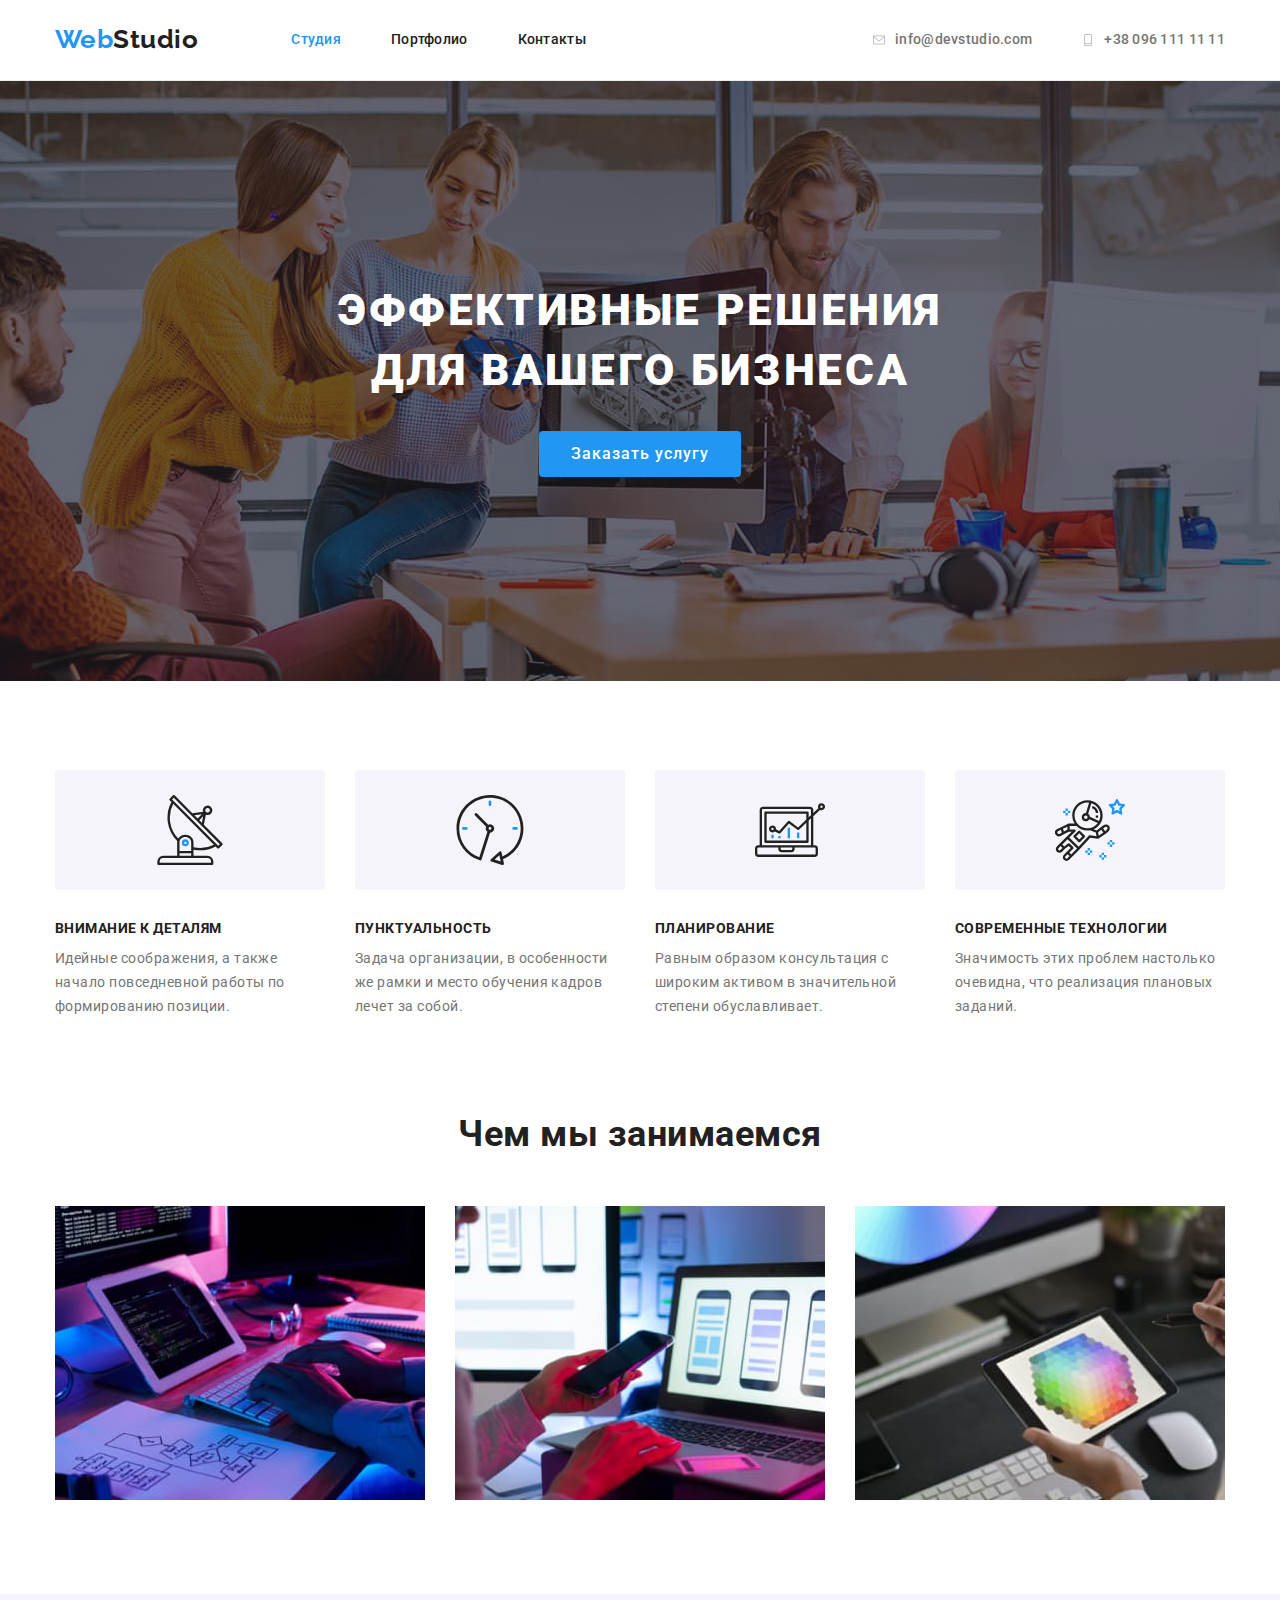
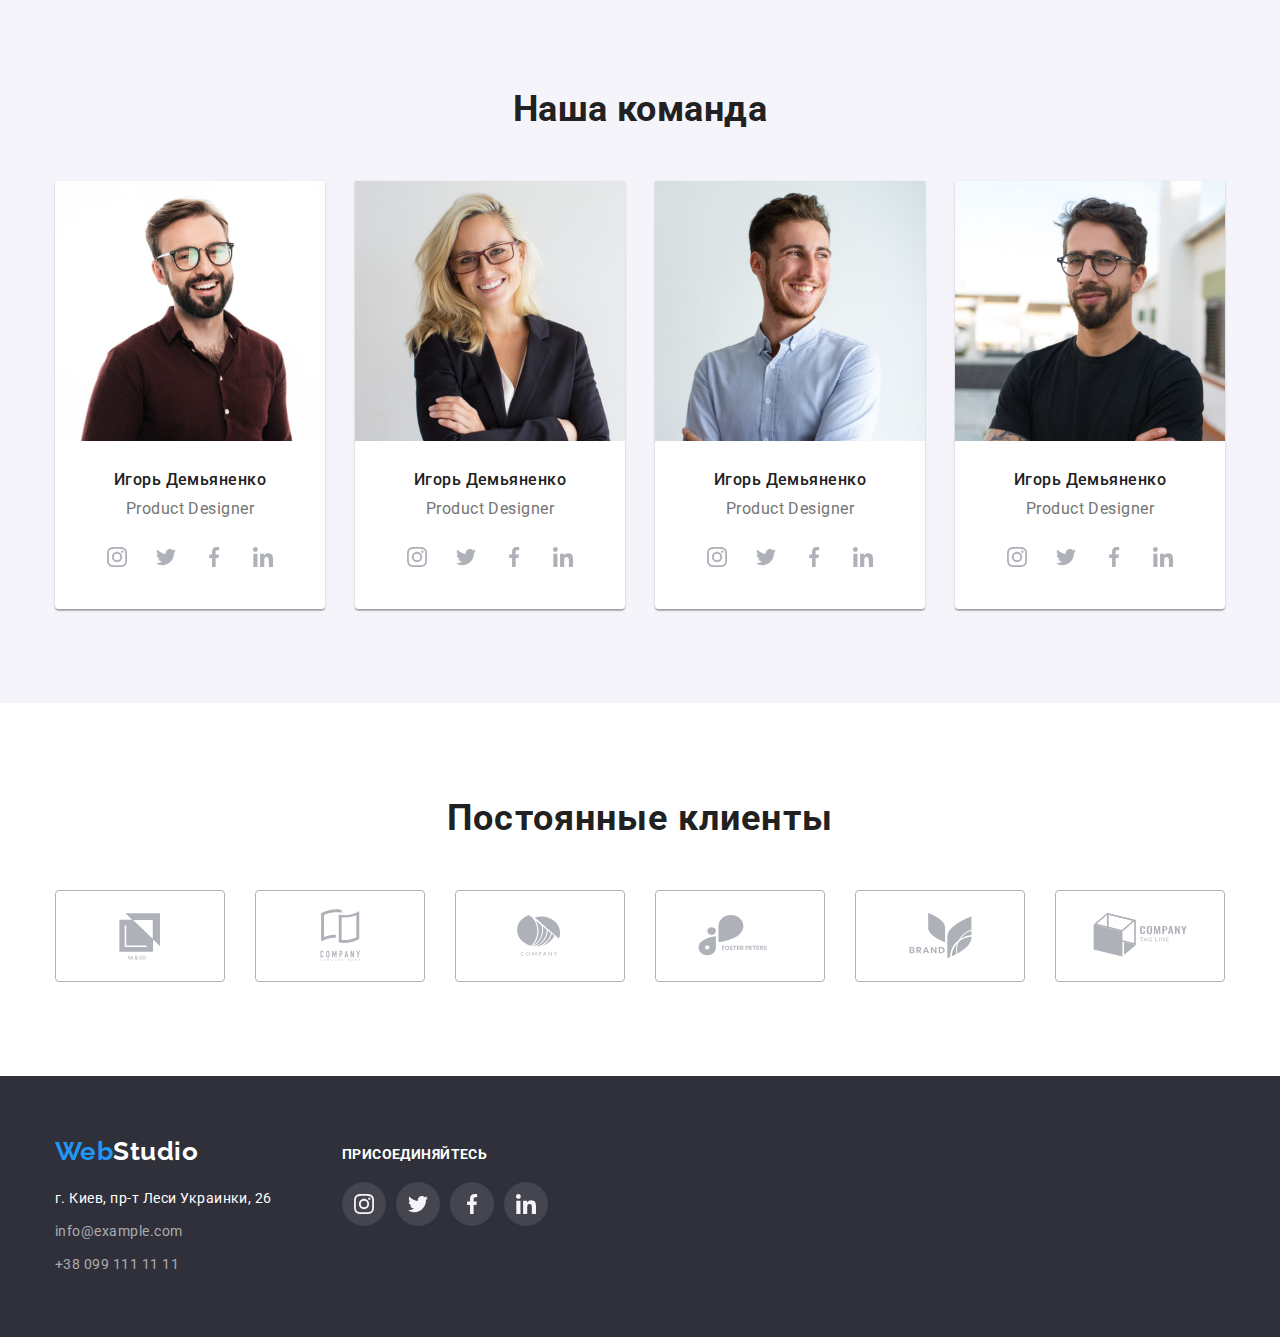
<file: index.html>
<!DOCTYPE html>
<html lang="en">
<head>
    <meta charset="UTF-8">
    <meta http-equiv="X-UA-Compatible" content="IE=edge">
    <meta name="viewport" content="width=device-width, initial-scale=1.0">
    <title>WebStudio</title>
    <link rel="preconnect" href="https://fonts.googleapis.com">
    <link rel="preconnect" href="https://fonts.gstatic.com" crossorigin>
    <link href="https://fonts.googleapis.com/css2?family=Raleway:wght@700&family=Roboto:wght@400;500;700;900&display=swap"
        rel="stylesheet">
    <link rel="stylesheet" href="https://cdnjs.cloudflare.com/ajax/libs/modern-normalize/1.1.0/modern-normalize.min.css">
    <link rel="stylesheet" href="./css/styles.css">
</head>
<body>
    <!-- Шапка сайта -->
    <header class="page-header">
        <section class="container main-nav">
            <h2 class="visually-hidden">Заголовок</h2>
            <nav class="navigate">
                <div class="logo">
                    <a class="logo-studio" href="./index.html">
                        <span class="logo-web">Web</span>Studio
                    </a>
                </div>

                <ul class="site-nav">
                    <li class="item">
                        <a href="./index.html" class="link current">Студия</a>
                    </li>
                    <li class="item">
                        <a href="./portfolio.html" class="link">Портфолио</a>
                    </li>
                    <li class="item">
                        <a href="" class="link">Контакты</a>
                    </li>
                </ul>
            </nav>

            <ul class="auth-nav">
                <li class="item">
                    <a class="link" href="mailto:info@example.com">
                        <svg class="icon-nav" width="12" height="16">
                            <use href="./images/symbol-defs.svg#icon-mail"></use>
                        </svg>
                        info@devstudio.com
                    </a>
                </li>
                <li class="item">
                    <a class="link" href="tel:+380991111111">
                        <svg class="icon-nav" width="12" height="16">
                            <use href="./images/symbol-defs.svg#icon-tell"></use>
                        </svg>
                        +38 096 111 11 11
                    </a>
                </li>
            </ul>
        </section>
    </header>
<!-- Hero section -->
    <main>
        <section class="hero">
                <h1 class="hero-title">ЭФФЕКТИВНЫЕ РЕШЕНИЯ <br> ДЛЯ ВАШЕГО БИЗНЕСА</h1>
                <button type="button"><span class="order">Заказать услугу</span></button>
            </section>
<!-- Достоинства -->
        <section class="dignity">
            <div class="container ">
                <div class="visually-hidden">
                    <h2>Достоинства</h2>
                </div>

                <div class="section-title">
                    <ul>
                        <li class="dignity-logo">
                            <svg class="icon-dignity" width="70" height="70">
                                <use href="./images/symbol-defs.svg#icon-antenna"></use>
                            </svg>
                        </li>
                        <li class="item">
                            <h3 class="caption">ВНИМАНИЕ К ДЕТАЛЯМ</h3>
                            <p>Идейные соображения, а также <br>
                                начало повседневной работы по <br>
                                формированию позиции.</p>
                        </li>
                    </ul>

                    <ul>
                        <li class="dignity-logo">
                            <svg class="icon-dignity" width="70" height="70">
                                <use href="./images/symbol-defs.svg#icon-clock"></use>
                            </svg>
                        </li>
                        <li class="item">
                            <h3 class="caption">ПУНКТУАЛЬНОСТЬ</h3>
                            <p>Задача организации, в особенности <br>
                                же рамки и место обучения кадров <br>
                                лечет за собой.</p>
                        </li>
                    </ul>

                    <ul>
                        <li class="dignity-logo">
                            <svg class="icon-dignity" width="70" height="70">
                                <use href="./images/symbol-defs.svg#icon-diagram"></use>
                            </svg>
                        </li>
                        <li class="item">
                            <h3 class="caption">ПЛАНИРОВАНИЕ</h3>
                            <p>Равным образом консультация с <br>
                                широким активом в значительной <br>
                                степени обуславливает.</p>
                        </li>
                    </ul>

                    <ul>
                        <li class="dignity-logo">
                            <svg class="icon-dignity" width="70" height="70">
                                <use href="./images/symbol-defs.svg#icon-astronaut"></use>
                            </svg>
                        </li>
                        <li class="item">
                            <h3 class="caption">СОВРЕМЕННЫЕ ТЕХНОЛОГИИ</h3>
                            <p>Значимость этих проблем настолько <br>
                                очевидна, что реализация плановых <br>
                                заданий.</p>
                        </li>
                    </ul>
                </div>
            </div>
            
        </section>
<!-- Чем мы занимаемся -->
        <section class=" work">
            <div class="container">
                <h2>Чем мы занимаемся</h2>
                
                <ul class="work-item">
                    <li class="item "><img src="images/box1.jpg" alt="box1" width="370" height="294"></li>
                    <li class="item"><img src="images/box2.jpg" alt="box2" width="370" height="294"></li>
                    <li class="item"><img src="images/box3.jpg" alt="box3" width="370" height="294"></li>
                </ul>
            </div>
        </section>
<!-- Наша Команда -->
        <section class="team">
            <div class="container">
                <h2 class="heading">Наша команда</h2>
                <ul class="team-work">
                    <li class="special"> <img src="./images/teamcard1.jpg" alt="фото специалиста" width="270" height="260">
                        <div class="job-person">
                            <h3 class="person">Игорь Демьяненко</h3>
                            <p class="job">Product Designer</p>
                            <ul class="net">
                                <li class="network">
                                    <a class="inst" href="">
                                        <svg class="network-icon">
                                            <use href="./images/symbol-defs.svg#icon-instagram"></use>
                                        </svg> 
                                    </a>
                                </li>
                                <li class="network">
                                    <a class="inst" href="">
                                        <svg class="network-icon">
                                            <use href="./images/symbol-defs.svg#icon-twitter"></use>
                                        </svg> 
                                    </a>
                                </li>
                                <li class="network">
                                    <a class="inst" href="">
                                        <svg class="network-icon">
                                            <use href="./images/symbol-defs.svg#icon-facebook"></use>
                                        </svg> 
                                    </a>
                                </li>
                                <li class="network">
                                    <a class="inst" href="">
                                        <svg class="network-icon">
                                            <use href="./images/symbol-defs.svg#icon-linkedin"></use>
                                        </svg> 
                                    </a>
                                </li>
                            </ul>
                        </div>
                    </li>
                    <li class="special"> <img src="./images/teamcard2.jpg" alt="фото специалиста" width="270" height="260">
                        <div class="job-person">
                            <h3 class="person">Игорь Демьяненко</h3>
                            <p class="job">Product Designer</p>
                            <ul class="net">
                                <li class="network">
                                    <a class="inst" href="">
                                        <svg class="network-icon">
                                            <use href="./images/symbol-defs.svg#icon-instagram"></use>
                                        </svg>
                                    </a>
                                </li>
                                <li class="network">
                                    <a class="inst" href="">
                                        <svg class="network-icon">
                                            <use href="./images/symbol-defs.svg#icon-twitter"></use>
                                        </svg>
                                    </a>
                                </li>
                                <li class="network">
                                    <a class="inst" href="">
                                        <svg class="network-icon">
                                            <use href="./images/symbol-defs.svg#icon-facebook"></use>
                                        </svg>
                                    </a>
                                </li>
                                <li class="network">
                                    <a class="inst" href="">
                                        <svg class="network-icon">
                                            <use href="./images/symbol-defs.svg#icon-linkedin"></use>
                                        </svg>
                                    </a>
                                </li>
                            </ul>
                        </div>
                    </li>
                    <li class="special"> <img src="./images/teamcard3.jpg" alt="фото специалиста" width="270" height="260">
                        <div class="job-person">
                            <h3 class="person">Игорь Демьяненко</h3>
                            <p class="job">Product Designer</p>
                            <ul class="net">
                                <li class="network">
                                    <a class="inst" href="">
                                        <svg class="network-icon">
                                            <use href="./images/symbol-defs.svg#icon-instagram"></use>
                                        </svg>
                                    </a>
                                </li>
                                <li class="network">
                                    <a class="inst" href="">
                                        <svg class="network-icon">
                                            <use href="./images/symbol-defs.svg#icon-twitter"></use>
                                        </svg>
                                    </a>
                                </li>
                                <li class="network">
                                    <a class="inst" href="">
                                        <svg class="network-icon">
                                            <use href="./images/symbol-defs.svg#icon-facebook"></use>
                                        </svg>
                                    </a>
                                </li>
                                <li class="network">
                                    <a class="inst" href="">
                                        <svg class="network-icon">
                                            <use href="./images/symbol-defs.svg#icon-linkedin"></use>
                                        </svg>
                                    </a>
                                </li>
                            </ul>
                        </div>
                    </li>
                    <li class="special"> <img src="./images/teamcard4.jpg" alt="фото специалиста" width="270" height="260">
                        <div class="job-person">
                            <h3 class="person">Игорь Демьяненко</h3>
                            <p class="job">Product Designer</p>
                            <ul class="net">
                                <li class="network">
                                    <a class="inst" href="">
                                        <svg class="network-icon">
                                            <use href="./images/symbol-defs.svg#icon-instagram"></use>
                                        </svg>
                                    </a>
                                </li>
                                <li class="network">
                                    <a class="inst" href="">
                                        <svg class="network-icon">
                                            <use href="./images/symbol-defs.svg#icon-twitter"></use>
                                        </svg>
                                    </a>
                                </li>
                                <li class="network">
                                    <a class="inst" href="">
                                        <svg class="network-icon">
                                            <use href="./images/symbol-defs.svg#icon-facebook"></use>
                                        </svg>
                                    </a>
                                </li>
                                <li class="network">
                                    <a class="inst" href="">
                                        <svg class="network-icon">
                                            <use href="./images/symbol-defs.svg#icon-linkedin"></use>
                                        </svg>
                                    </a>
                                </li>
                            </ul>
                        </div>
                    </li>
                </ul>
            </div>
        </section>
<!-- Постоянные клиенты -->
        <section class="section-client">
            <div class="container">
                <h2 class="title-client">Постоянные клиенты</h2>
                <ul class="client">
                    <li class="client-li">
                        <a class="client-a" href="">
                            <svg class="client-list" width="106" height="60">
                                <use href="./images/symbol-defs.svg#icon-group-1"></use>
                            </svg>
                        </a>
                    </li>
                    <li class="client-li">
                        <a class="client-a" href="">
                            <svg class="client-list" width="106" height="60">
                                <use href="./images/symbol-defs.svg#icon-group-2"></use>
                            </svg>
                        </a>
                    </li>
                    <li class="client-li">
                        <a class="client-a" href="">
                            <svg class="client-list" width="106" height="60">
                                <use href="./images/symbol-defs.svg#icon-group-3"></use>
                            </svg>
                        </a>
                    </li>
                    <li class="client-li">
                        <a class="client-a" href="">
                            <svg class="client-list" width="106" height="60">
                                <use href="./images/symbol-defs.svg#icon-group-4"></use>
                            </svg>
                        </a>
                    </li>
                    <li class="client-li">
                        <a class="client-a" href="">
                            <svg class="client-list" width="106" height="60">
                                <use href="./images/symbol-defs.svg#icon-group-5"></use>
                            </svg>
                        </a>
                    </li>
                    <li class="client-li">
                        <a class="client-a" href="">
                            <svg class="client-list" width="106" height="60">
                                <use href="./images/symbol-defs.svg#icon-group-6"></use>
                            </svg>
                        </a>
                    </li>
                </ul>
            </div>
        </section>
    </main>
<!-- Подвал -->
    <footer class="footer">
        <section class="container footer-nav">
            <div>
                <h2 class="visually-hidden">Заголовок</h2>
                <div class="logo-footer">
                    <a class="logo-studio-white" href="./index.html">
                        <span class="logo-web">Web</span>Studio
                    </a>
                </div>
                <address class="footer-adress">
                    <ul class="footer-adress">
                        <li class="maps">
                            <a href="https://goo.gl/maps/F9UGEikjTN2jMp9C9" target="_blank" class="item">
                                г. Киев, пр-т Леси Украинки, 26
                            </a>
                        </li>
                    </ul>
                    <ul class="auth-footer">
                        <li class="mail">
                            <a href="mailto:info@example.com" class="item">
                                info@example.com
                            </a>
                        </li>
                        <li class="tell">
                            <a href="tel:+380991111111" class="item">
                                +38 099 111 11 11
                            </a>
                        </li>
                    </ul>
                </address>
            </div>

            <div class="footer-join">
                <p>присоединяйтесь</p>
                <ul class="icon-footer">
                    <li class="social-network">
                        <a class="social" href="">
                            <svg class="icon-social" width="20" height="20">
                                <use href="./images/symbol-defs.svg#icon-instagram"></use>
                            </svg>
                        </a>
                    </li>
                    <li class="social-network">
                        <a  class="social" href="">
                            <svg class="icon-social" width="20" height="20">
                                <use href="./images/symbol-defs.svg#icon-twitter"></use>
                            </svg>
                        </a>
                    </li>
                    <li class="social-network">
                        <a  class="social" href="">
                            <svg class="icon-social" width="20" height="20">
                                <use href="./images/symbol-defs.svg#icon-facebook"></use>
                            </svg>
                        </a>
                    </li>
                    <li class="social-network">
                        <a  class="social" href="">
                            <svg class="icon-social" width="20" height="20">
                                <use href="./images/symbol-defs.svg#icon-linkedin"></use>
                            </svg>
                        </a>
                    </li>
                </ul>
            </div>
        </section>
    </footer>
</body>
</html>
</file>
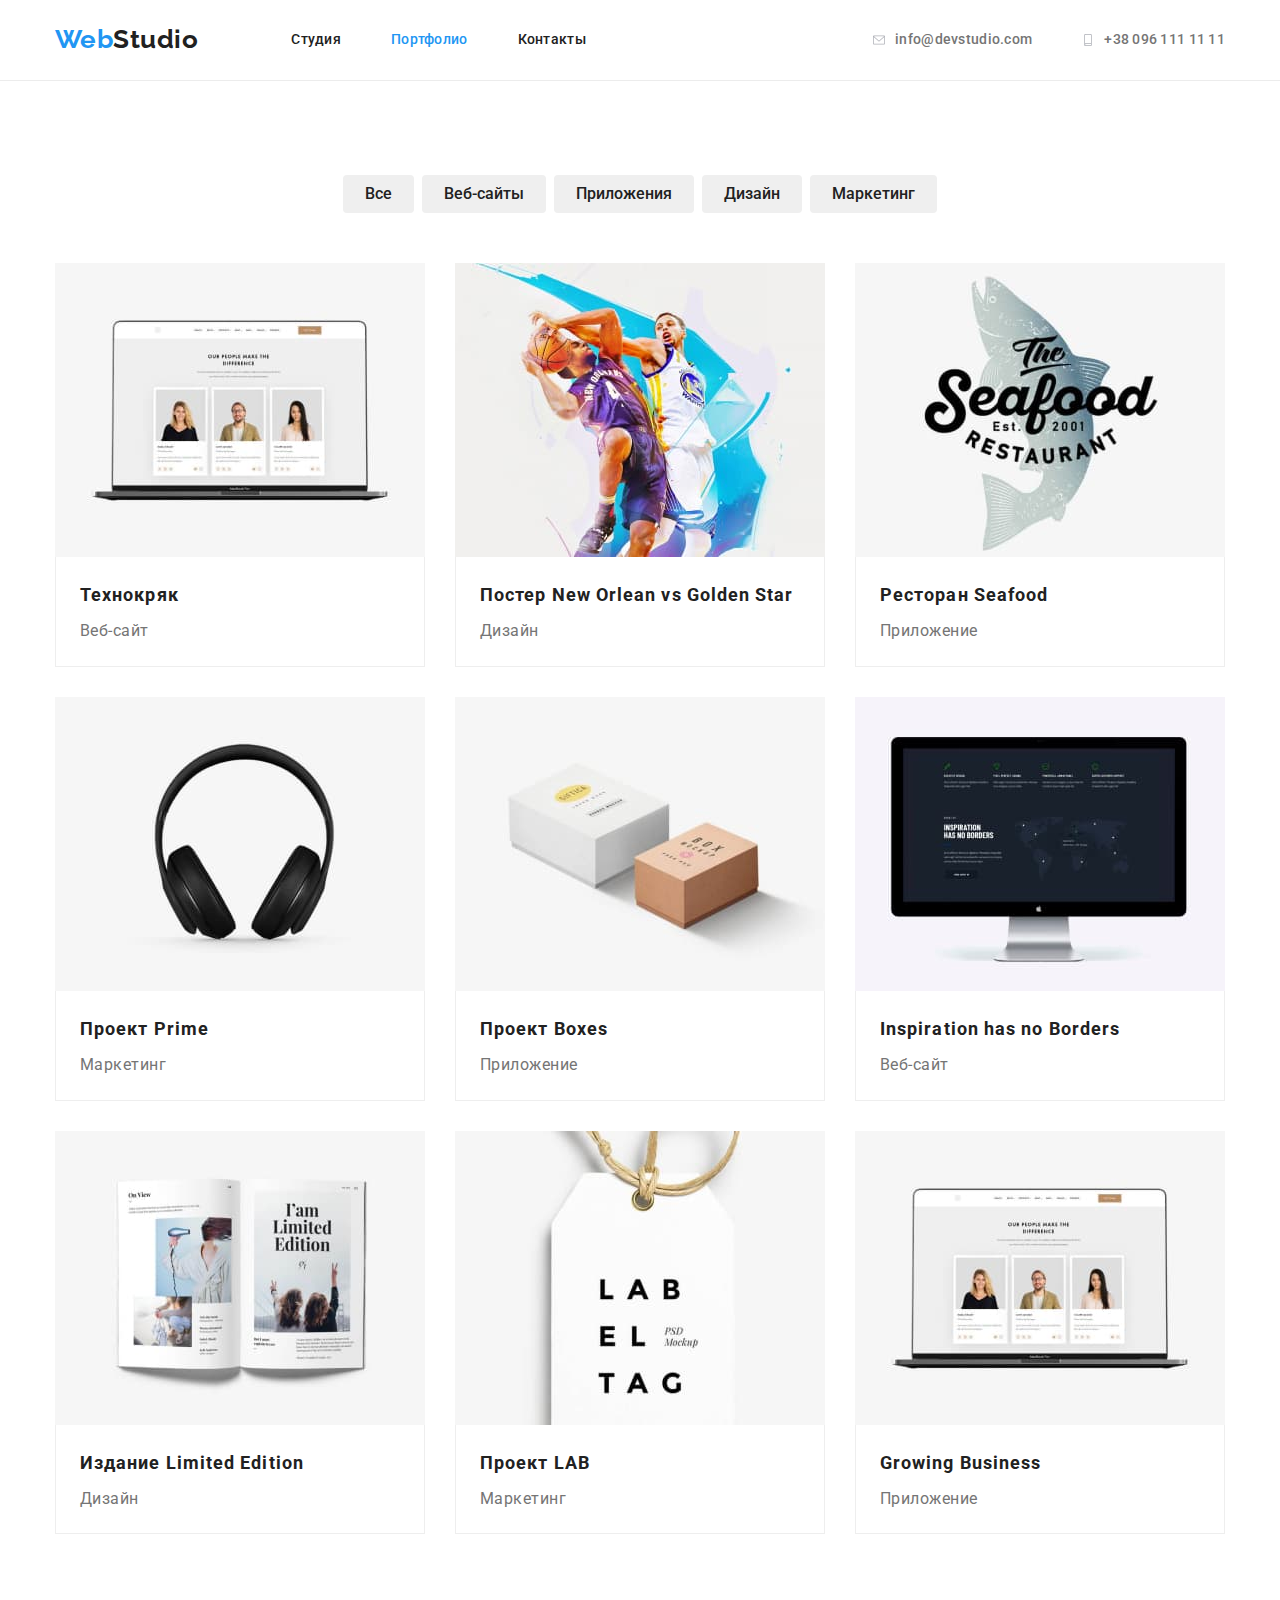
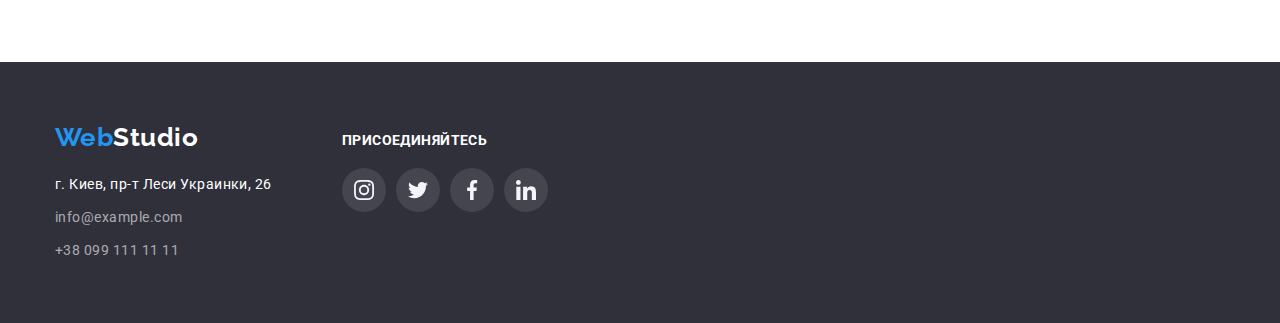
<file: portfolio.html>
<!DOCTYPE html>
<html lang="en">
<head>
    <meta charset="UTF-8">
    <meta http-equiv="X-UA-Compatible" content="IE=edge">
    <meta name="viewport" content="width=device-width, initial-scale=1.0">
    <title>Portfolio</title>
    <link rel="preconnect" href="https://fonts.googleapis.com">
    <link rel="preconnect" href="https://fonts.gstatic.com" crossorigin>
    <link href="https://fonts.googleapis.com/css2?family=Raleway:wght@700&family=Roboto:wght@400;500;700;900&display=swap"
        rel="stylesheet">
    <link rel="stylesheet" href="https://cdnjs.cloudflare.com/ajax/libs/modern-normalize/1.1.0/modern-normalize.min.css">
    <link rel="stylesheet" href="./css/styles.css">
</head>
<body>
<!-- Шапка сайта -->
<header class="page-header">
    <section class="container main-nav">
        <h2 class="visually-hidden">Заголовок</h2>
        <nav class="navigate">
            <div class="logo">
                <a class="logo-studio" href="./index.html">
                    <span class="logo-web">Web</span>Studio
                </a>
            </div>

            <ul class="site-nav">
                <li class="item">
                    <a href="./index.html" class="link">Студия</a>
                </li>
                <li class="item">
                    <a href="./portfolio.html" class="link current">Портфолио</a>
                </li>
                <li class="item">
                    <a href="" class="link">Контакты</a>
                </li>
            </ul>
        </nav>

        <ul class="auth-nav">
            <li class="item">
                <a class="link" href="mailto:info@example.com">
                    <svg class="icon-nav" width="12" height="16">
                        <use href="./images/symbol-defs.svg#icon-mail"></use>
                    </svg>
                    info@devstudio.com
                </a>
            </li>
            <li class="item">
                <a class="link" href="tel:+380991111111">
                    <svg class="icon-nav" width="12" height="16">
                        <use href="./images/symbol-defs.svg#icon-tell"></use>
                    </svg>
                    +38 096 111 11 11
                </a>
            </li>
        </ul>
    </section>
</header>
<!-- КАТАЛОГ -->
    <main>
        <section class="portfolio">
            <h1 class="visually-hidden">Портфолио</h1>
            <div class="container offer-items">
                <ul class="offer">
                    <li class="item"><button type="button">Все</button></li>
                    <li class="item"><button type="button">Веб-сайты</button></li>
                    <li class="item"><button type="button">Приложения</button></li>
                    <li class="item"><button type="button">Дизайн</button></li>
                    <li class="item"><button type="button">Маркетинг</button></li>
                </ul>
<!-- Каталог фото -->
                <ul class="item-img">
                    <li class="item">
                        <img src="./images/project1.jpg" alt="Веб-сайты" width="370" height="294" class="photoshop">
                        <div class="item-list">
                            <h2>Технокряк</h2>
                            <p>Веб-сайт</p>
                        </div>
                    </li>
                    <li class="item">
                        <img src="./images/project2.jpg" alt="Дизайн" width="370" height="294" class="photoshop">
                        <div class="item-list">
                            <h2>Постер New Orlean vs Golden Star</h2>
                            <p>Дизайн</p>
                        </div>
                    </li>
                    <li class="item">
                        <img src="./images/project3.jpg" alt="Приложение" width="370" height="294" class="photoshop">
                        <div class="item-list">
                            <h2>Ресторан Seafood</h2>
                            <p>Приложение</p>
                        </div>
                    </li>
                    <li class="item">
                        <img src="./images/project4.jpg" alt="Маркетинг" width="370" height="294" class="photoshop">
                        <div class="item-list">
                            <h2>Проект Prime</h2>
                            <p>Маркетинг</p>
                        </div>
                    </li>
                    <li class="item">
                        <img src="./images/project5.jpg" alt="Приложение" width="370" height="294" class="photoshop">
                        <div class="item-list">
                            <h2>Проект Boxes</h2>
                            <p>Приложение</p>
                        </div>
                    </li>
                    <li class="item">
                        <img src="./images/project6.jpg" alt="Веб-сайт" width="370" height="294" class="photoshop">
                        <div class="item-list">
                            <h2>Inspiration has no Borders</h2>
                            <p>Веб-сайт</p>
                        </div>
                    </li>
                    <li class="item">
                        <img src="./images/project7.jpg" alt="Дизайн" width="370" height="294" class="photoshop">
                        <div class="item-list">
                            <h2>Издание Limited Edition</h2>
                            <p>Дизайн</p>
                        </div>
                    </li>
                    <li class="item">
                        <img src="./images/project8.jpg" alt="Маркетинг" width="370" height="294" class="photoshop">
                        <div class="item-list">
                            <h2>Проект LAB</h2>
                            <p>Маркетинг</p>
                        </div>
                    </li>
                    <li class="item">
                        <img src="./images/project1.jpg" alt="Приложение" width="370" height="294" class="photoshop">
                        <div class="item-list">
                            <h2>Growing Business</h2>
                            <p>Приложение</p>
                        </div>
                    </li>
                </ul>
            </div>
        </section>
    </main>
<!-- Подвал -->
<footer class="footer">
    <section class="container footer-nav">
        <div>
            <h2 class="visually-hidden">Заголовок</h2>
            <div class="logo-footer">
                <a class="logo-studio-white" href="./index.html">
                    <span class="logo-web">Web</span>Studio
                </a>
            </div>
            <address class="footer-adress">
                <ul class="footer-adress">
                    <li class="maps">
                        <a href="https://goo.gl/maps/F9UGEikjTN2jMp9C9" target="_blank" class="item">
                            г. Киев, пр-т Леси Украинки, 26
                        </a>
                    </li>
                </ul>
                <ul class="auth-footer">
                    <li class="mail">
                        <a href="mailto:info@example.com" class="item">
                            info@example.com
                        </a>
                    </li>
                    <li class="tell">
                        <a href="tel:+380991111111" class="item">
                            +38 099 111 11 11
                        </a>
                    </li>
                </ul>
            </address>
        </div>

        <div class="footer-join">
            <p>присоединяйтесь</p>
            <ul class="icon-footer">
                <li class="social-network">
                    <a class="social" href="">
                        <svg class="icon-social" width="20" height="20">
                            <use href="./images/symbol-defs.svg#icon-instagram"></use>
                        </svg>
                    </a>
                </li>
                <li class="social-network">
                    <a class="social" href="">
                        <svg class="icon-social" width="20" height="20">
                            <use href="./images/symbol-defs.svg#icon-twitter"></use>
                        </svg>
                    </a>
                </li>
                <li class="social-network">
                    <a class="social" href="">
                        <svg class="icon-social" width="20" height="20">
                            <use href="./images/symbol-defs.svg#icon-facebook"></use>
                        </svg>
                    </a>
                </li>
                <li class="social-network">
                    <a class="social" href="">
                        <svg class="icon-social" width="20" height="20">
                            <use href="./images/symbol-defs.svg#icon-linkedin"></use>
                        </svg>
                    </a>
                </li>
            </ul>
        </div>
    </section>
</footer>
</body>
</html>
</file>
<file: css/styles.css>
/* font-family: 'Raleway', sans-serif;
font-family: 'Roboto', sans-serif; */

/* основной цвет  #212121; */
/* вторичный цвет #757575; */
/* Ефект Hover #2196F3; */
/* Белый #FFFFFF; */
/* Подвал rgba(255, 255, 255, 0.6); */

/* outline: 2px solid tomato; */

html {
    box-sizing: border-box;
    line-height: 0;
}
*,
*::before,
*::after {
    box-sizing: inherit;
    padding: 0;
    margin: 0;
}
body {
    background-color: var(--white-text-color);
    color: var(--primary-text-color);
    font-family: 'Roboto';
    letter-spacing: 0.03em;
    align-content: center;
}
:root {
    --primary-text-color: #212121;
    --title-text-color: #757575;
    --hover-text-color: #2196F3;
    --white-text-color: #FFFFFF;
    --grey-text-color: #F5F4FA;
    --icon-color: #AFB1B8;
    --footer-text-color: rgba(255, 255, 255, 0.6);
}
ul {
    list-style: none;
}
a {
    text-decoration: none;
    font-style: normal;
}
.visually-hidden {
    position: absolute;
    width: 1px;
    height: 1px;
    margin: -1px;
    border: 0;
    padding: 0;

    white-space: nowrap;
    clip-path: inset(100%);
    clip: rect(0 0 0 0);
    overflow: hidden;
}
.container {
    width: 1200px;
    margin-left: auto;
    margin-right: auto;
    padding-right: 15px;
    padding-left: 15px;
}
.page-header {
    border-bottom: 1px solid #ECECEC;
}
.main-nav {
    display: flex;
    align-items: center;
    height: 80px;
}
.navigate {
    display: flex;
    align-items: center;

}
/* site-nav */
.site-nav {
    display: flex;
    padding: 0;
    margin-left: 93px;
}
.site-nav .item:not(:last-child){
    margin-right: 50px;
}
.site-nav a {
    padding: 30px 0;
    font-weight: 500;
    font-size: 14px;
    line-height: 1.1;
    letter-spacing: 0.02em;
    color: var(--primary-text-color);
}
.site-nav a:hover,
.site-nav a:focus {
    color: var(--hover-text-color);
}
.site-nav .current {
    color: var(--hover-text-color);
}
/* auth-nav */
.auth-nav {
    display: flex;
    margin-left: auto;
}
.auth-nav .item:not(:last-child) {
    margin-right: 50px;
}
.auth-nav a {
    display: flex;
    justify-content: center;
    align-items: center;
    padding: 30px 0;
    font-weight: 500;
    font-size: 14px;
    line-height: 1.1;
    letter-spacing: 0.02em;
    color: var(--title-text-color);
}
.icon-nav {
    margin-right: 10px;
}
.link{
    fill: var(--icon-color);
}
.item .link:hover,
.item .link:focus{
    color: var(--hover-text-color);
    fill: var(--hover-text-color);
}
/* Логотип */
.logo {
    text-decoration: none;
}
.logo-web {
    font-family: 'Raleway', sans-serif;
    font-weight: 700;
    font-size: 26px;
    line-height: 1.2;
    color: var(--hover-text-color);
}
.logo-studio {
    font-family: 'Raleway', sans-serif;
    font-weight: 700;
    font-size: 26px;
    line-height: 1.2;
    color: var(--primary-text-color);
}

/* section hero */

.hero {
    padding-top: 200px;
    padding-bottom: 200px;

    height: 600px;
    max-width: 1600px;
    margin-left: auto;
    margin-right: auto;

    background-image: linear-gradient(to right,
    rgba(47, 48, 58, 0.4),
    rgba(47, 48, 58, 0.4)),
    url(../images/hero.jpg);

    background-repeat: no-repeat;
    background-position: center;
    background-size: cover;
}
.hero-title {
    text-align: center;
    margin: 0;
    font-weight: 900;
    font-size: 44px;
    line-height: 1.36;
    letter-spacing: 0.06em;
    text-transform: uppercase;
    color: var(--white-text-color)
}
.order {
    color: var(--white-text-color);
}
.hero button {
    padding: 10px 32px;
    margin: 30px auto 0;
    font-family: 'Roboto', sans-serif;
    font-weight: 700;
    font-size: 16px;
    line-height: 1.88;
    display: flex;
    align-items: center;
    letter-spacing: 0.06em;
    color: var(--white-text-color);
    background-color: var(--hover-text-color);
    cursor: pointer;
    border-radius: 4px;
}

/* Достоинства */
.dignity {
    padding-top: 89px;
    padding-bottom: 94px;
}
.section-title {
    display: flex;
    justify-content: space-between;
    flex-wrap: wrap;
}
.section-title .item {
    width: 270px;
}
.caption {
    margin-bottom: 10px;
}
.section-title h3 {
    font-weight: 700;
    font-size: 14px;
    line-height: 1.2;
    text-transform: uppercase;
}
.section-title p {
    font-size: 14px;
    line-height: 1.71;
    color: var(--title-text-color);
}
.dignity-logo {
    display: flex;
    justify-content: center;
    padding: 25px 100px;
    border-radius: 4px;
    background-color: var(--grey-text-color);
    margin-bottom: 30px;
}
/* чем мы занимаемся */
.work {
    padding-bottom: 94px;
}
.container .work-item {
    display: flex;
    flex-wrap: wrap;
}
.item img {
    display: block;
}
.work-item .item:not(:last-child) {
    margin-right: 30px;
}
.section ul {
    list-style: none;
    text-decoration: none;
}
.container h2 {
    margin-bottom: 50px;
    text-align: center;
    font-weight: 700;
    font-size: 36px;
    line-height: 1.2;
}

/* Наша команда */
.team {
    background-color: var(--grey-text-color);
    padding-bottom: 94px;
    padding-top: 94px;
}
.team-work {
    display: flex;
    flex-wrap: wrap;
}
.special {
    margin-right: 30px;
    box-shadow: 0px 1px 3px rgba(0, 0, 0, 0.12), 0px 1px 1px rgba(0, 0, 0, 0.14), 0px 2px 1px rgba(0, 0, 0, 0.2);
    border-radius: 0px 0px 4px 4px;
}
.special:nth-child(4n) {
    margin-right: 0;
}
.team-work .job {
    color: var(--title-text-color);
    font-size: 16px;
    line-height: 1.18;
    margin-bottom: 16px;
}
.person {
    font-weight: 500;
    font-size: 16px;
    line-height: 1.18;
    margin-bottom: 10px;
}
.job-person {
    text-align: center;
    padding-top: 30px;
    padding-bottom: 30px;
    background-color: var(--white-text-color);
    border-radius: 0px 0px 4px 4px;
}
.network {
    text-decoration: none;
    display: inline-block;
}
.network-icon {
    width: 20px;
    height: 20px;
}
.inst {
    width: 44px;
    height: 44px;
    border-radius: 50%;
    display: flex;
    justify-content: center;
    align-items: center;
    fill: var(--icon-color);
}

.inst:hover, 
.inst:focus {
    fill: var(--white-text-color);
    background-color: var(--hover-text-color);
    border-radius: 50%;
}

/* Подвал */
.footer {
    padding-top: 60px;
    padding-bottom: 60px;
    background-color: #2F303A;
}

.logo-footer {
    margin-bottom: 20px;
}

.maps {
    margin-bottom: 9px;
}

.mail {
    margin-bottom: 9px;
}

.logo-studio-white {
    font-family: 'Raleway', sans-serif;
    font-weight: 700;
    font-size: 26px;
    line-height: 1.2;
    color: var(--white-text-color);
}

.footer-adress a {
    font-size: 14px;
    line-height: 1.7;
    color: var(--white-text-color);
}

.footer-adress a:hover,
.footer-adress a:focus {
    color: var(--hover-text-color);
}

.auth-footer a {
    font-size: 14px;
    line-height: 1.7;
    color: rgba(255, 255, 255, 0.6);
}

.auth-footer a:hover,
.auth-footer a:focus {
    color: var(--hover-text-color);
}

/* portfolio */
.offer-items {
    margin-bottom: 34px;
}
.offer {
    display: flex;
    justify-content: center;
    margin-bottom: 50px;
}
.offer .item:not(:last-child) {
    margin-right: 8px;
}
/* Portfolio img */
.portfolio {
    padding-top: 94px;
    padding-bottom: 94px;
}
.item-img {
    display: flex;
    flex-wrap: wrap;
    justify-content: center;
}
.photoshop {
    display: block;
}
.item-list {
    padding: 20px 24px;
    border: 1px solid #EEEEEE;
    border-top: none;
}
.item h2 {
    text-align: start;
    margin-bottom: 4px;
}
.item-img .item:not(:nth-child(3n)) {
    margin-right:30px;
}
.item-img .item:not(:nth-child(n+7)) {
    margin-bottom: 30px;
}
.item [type="button"] {
    padding: 6px 22px;
}
button[type="button"] {
    border: none;
    font-family: 'Roboto', sans-serif;
    font-weight: 500;
    font-size: 16px;
    line-height: 1.62;
    color: var(--primary-text-color);
    cursor: pointer;
    border-radius: 4px;
}
[type="button"]:hover,
[type="button"]:focus {
    color: var(--white-text-color);
    background-color: var(--hover-text-color);
}
.portfolio h2 {
    font-family: 'Roboto', sans-serif;
    font-weight: 700;
    font-size: 18px;
    line-height: 2;
    letter-spacing: 0.06em;
    color: var(--primary-text-color);
}
.portfolio p {
    font-family: 'Roboto', sans-serif;
    font-size: 16px;
    line-height: 1.8;
    color: var(--title-text-color);
}
.item-img .item:hover {
    cursor: pointer;
    box-shadow: 0px 1px 1px rgba(0, 0, 0, 0.12), 0px 4px 4px rgba(0, 0, 0, 0.06), 1px 4px 6px rgba(0, 0, 0, 0.16);
}
/* Постоянные клиенты */
.section-client {
    padding-top: 94px;
    padding-bottom: 94px;
}
.title-client {
    text-align: center;
    font-weight: 700;
    font-size: 36px;
    line-height: 1.16;
    text-align: center;
    letter-spacing: 0.03em;
    color: var(--primary-text-color);
    margin-bottom: 50px;
}
.client {
    display: flex;
    justify-content: center;
    text-align: center;
}
.client-li:not(:last-child) {
    margin-right: 30px;
}

.client-list {
    width: 170px;
    height: 92px;
}

.client-a {
    width: 170px;
    height: 92px;
    border: 1px solid #AFB1B8;
    border-radius: 4px;
    display: flex;
    justify-content: center;
    align-items: center;
    fill: var(--icon-color);
}

.client-a:hover,
.client-a:focus {
    fill: var(--hover-text-color);
    border: 1px solid #2196F3;
}

/* Подвал иконки */
.footer-join {
    margin-left: 70px;
}
.footer-join p {
    font-weight: 700;
    font-size: 14px;
    line-height: 16px;
    letter-spacing: 0.03em;
    text-transform: uppercase;
    color: var(--white-text-color);
    margin-bottom: 20px;
    margin-top: 10px;
}
.footer-nav {
    display: flex;
}
.icon-footer {
    display: flex;
    align-items: center;
}
.icon-footer li:not(:last-child) {
    margin-right: 10px;
}
.social {
    display: flex;
    justify-content: center;
    align-items: center;
    border-radius: 50%;
    background: rgba(255, 255, 255, 0.1);
    width: 44px;
    height: 44px;
    fill: var(--grey-text-color);
}
.social:hover,
.social:focus {
    fill: var(--white-text-color);
    background-color: var(--hover-text-color);
    border-radius: 50%;
}
</file>
